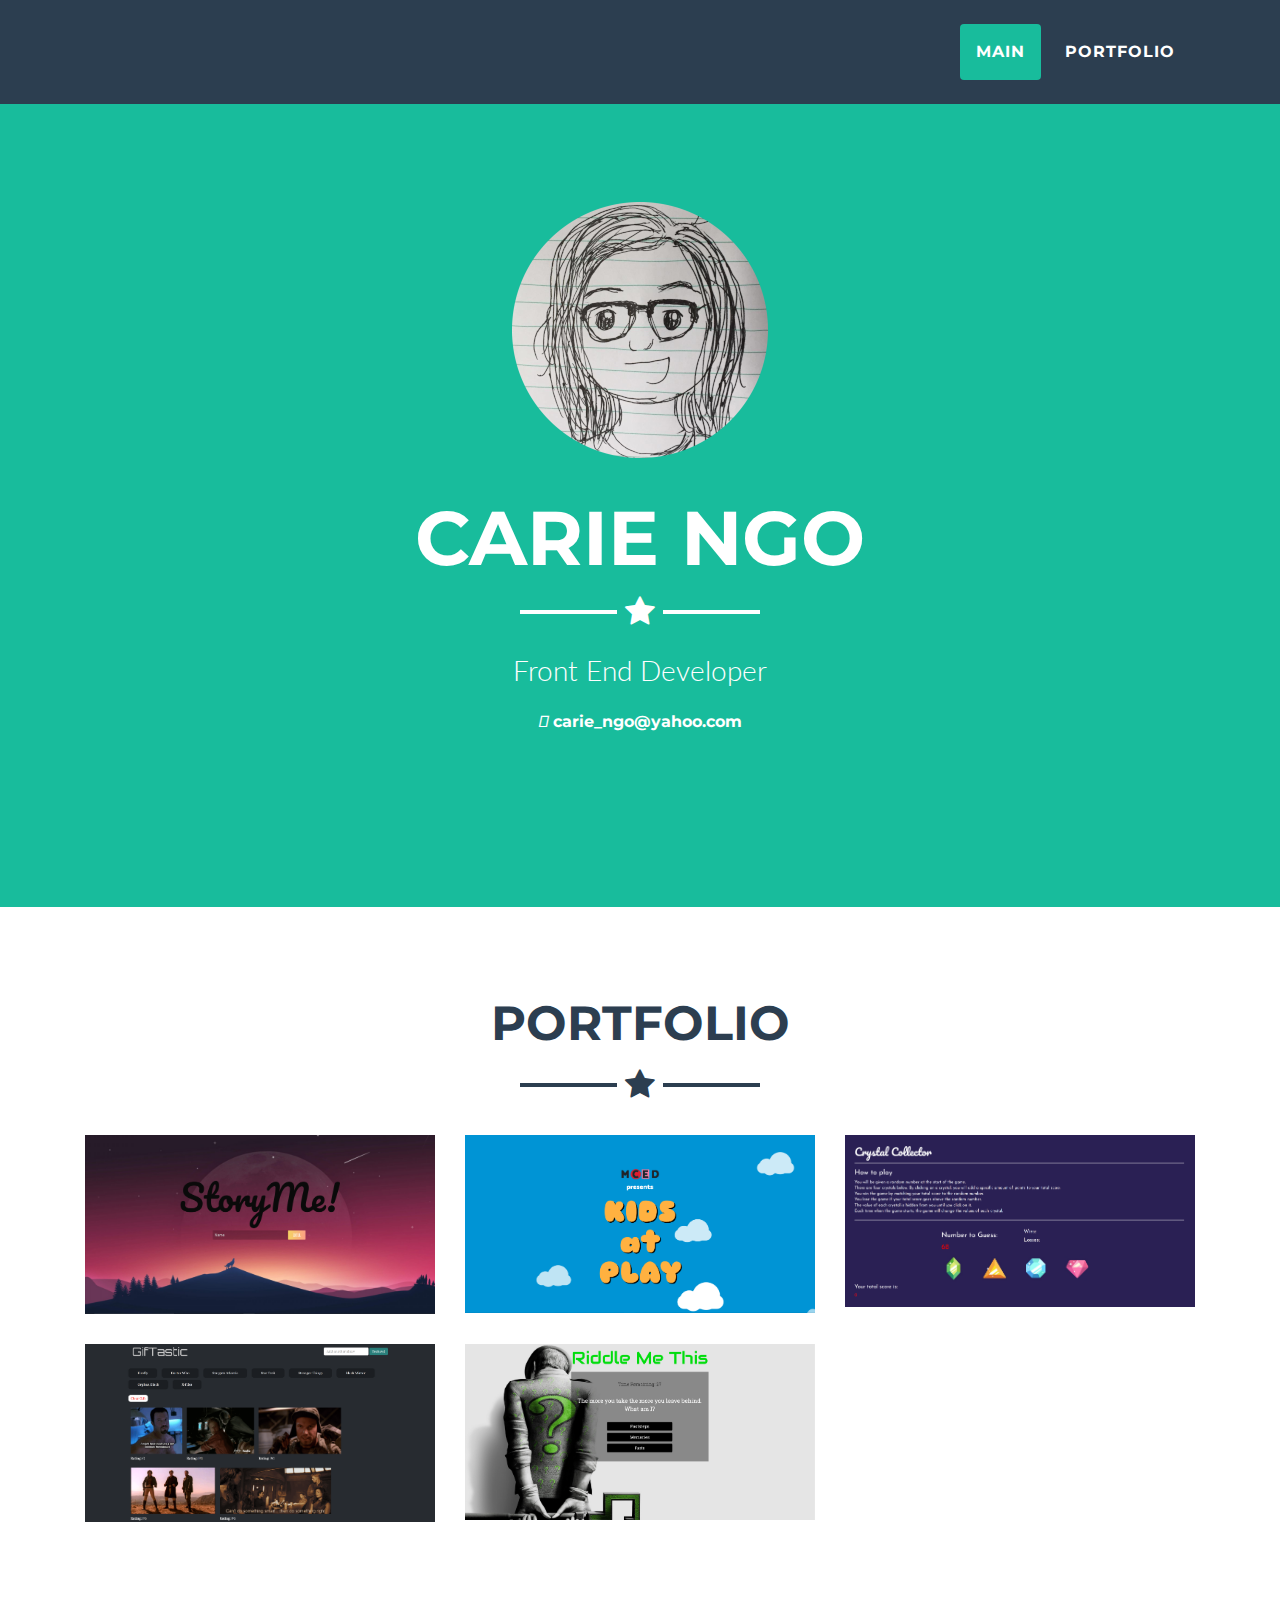
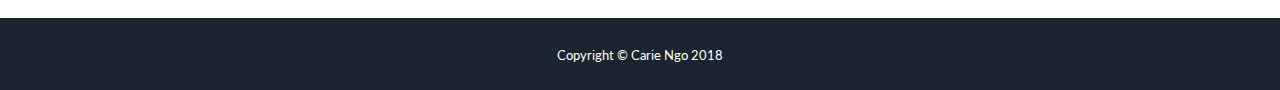
<file: index.html>
<!DOCTYPE html>
<html lang="en">

  <head>

    <meta charset="utf-8">
    <meta name="viewport" content="width=device-width, initial-scale=1, shrink-to-fit=no">
    <meta name="description" content="">
    <meta name="author" content="">

    <title>Carie Ngo</title>

    <!-- Bootstrap core CSS -->
    <link href="vendor/bootstrap/css/bootstrap.min.css" rel="stylesheet">

    <!-- Custom fonts for this template -->
    <link href="vendor/font-awesome/css/font-awesome.min.css" rel="stylesheet" type="text/css">
    <link rel="stylesheet" href="https://use.fontawesome.com/releases/v5.2.0/css/all.css" integrity="sha384-hWVjflwFxL6sNzntih27bfxkr27PmbbK/iSvJ+a4+0owXq79v+lsFkW54bOGbiDQ" crossorigin="anonymous">
    <link href="https://fonts.googleapis.com/css?family=Montserrat:400,700" rel="stylesheet" type="text/css">
    <link href="https://fonts.googleapis.com/css?family=Lato:400,700,400italic,700italic" rel="stylesheet" type="text/css">

    <!-- Plugin CSS -->
    <link href="vendor/magnific-popup/magnific-popup.css" rel="stylesheet" type="text/css">

    <!-- Custom styles for this template -->
    <link href="css/freelancer.min.css" rel="stylesheet">

  </head>

  <body id="page-top">

    <!-- Navigation -->
    <nav class="navbar navbar-expand-lg bg-secondary fixed-top text-uppercase" id="mainNav">
      <div class="container">
<!--         <a class="navbar-brand js-scroll-trigger" href="#page-top">Start Bootstrap</a>
        <button class="navbar-toggler navbar-toggler-right text-uppercase bg-primary text-white rounded" type="button" data-toggle="collapse" data-target="#navbarResponsive" aria-controls="navbarResponsive" aria-expanded="false" aria-label="Toggle navigation">
          Menu
          <i class="fa fa-bars"></i>
        </button> -->
        <div class="collapse navbar-collapse" id="navbarResponsive">
          <ul class="navbar-nav ml-auto">
            <li class="nav-item mx-0 mx-lg-1">
              <a class="nav-link py-3 px-0 px-lg-3 rounded js-scroll-trigger" href="#main">Main</a>
            </li>
            <li class="nav-item mx-0 mx-lg-1">
              <a class="nav-link py-3 px-0 px-lg-3 rounded js-scroll-trigger" href="#portfolio">Portfolio</a>
            </li>
          </ul>
        </div>
      </div>
    </nav>

    <!-- Header -->
    <header class="masthead bg-primary text-white text-center" id="main">
      <div class="container">
        <img class="img-fluid mb-5 d-block mx-auto" src="img/sketch-me.png" alt="">
        <h1 class="text-uppercase mb-0">Carie Ngo</h1>
        <hr class="star-light">
        <h2 class="font-weight-light mb-0">Front End Developer</h2>
        <br>
        <h6><i class="fas fa-envelope"></i><span> </span>carie_ngo@yahoo.com</h6>
        <a class="contact-icon" href="https://www.linkedin.com/in/carie-ngo/" target="_blank"><i class="fab fa-linkedin fa-3x"></i></a>
        <a class="contact-icon" href="https://github.com/Moogieee" target="_blank"><i class="fab fa-github-square fa-3x"></i></a>
      </div>
    </header>

    <!-- Portfolio Grid Section -->
    <section class="portfolio" id="portfolio">
      <div class="container">
        <h2 class="text-center text-uppercase text-secondary mb-0">Portfolio</h2>
        <hr class="star-dark mb-5">
        <div class="row">
          <div class="col-md-6 col-lg-4">
            <a class="portfolio-item d-block mx-auto" href="#portfolio-modal-1">
              <div class="portfolio-item-caption d-flex position-absolute h-100 w-100">
                <div class="portfolio-item-caption-content my-auto w-100 text-center text-white">
                  <i class="fa fa-search-plus fa-3x"></i>
                </div>
              </div>
              <img class="img-fluid" src="img/portfolio/storyme.png" alt="">
            </a>
          </div>
          <div class="col-md-6 col-lg-4">
            <a class="portfolio-item d-block mx-auto" href="#portfolio-modal-2">
              <div class="portfolio-item-caption d-flex position-absolute h-100 w-100">
                <div class="portfolio-item-caption-content my-auto w-100 text-center text-white">
                  <i class="fa fa-search-plus fa-3x"></i>
                </div>
              </div>
              <img class="img-fluid" src="img/portfolio/KAP.png" alt="">
            </a>
          </div>
          <div class="col-md-6 col-lg-4">
            <a class="portfolio-item d-block mx-auto" href="#portfolio-modal-3">
              <div class="portfolio-item-caption d-flex position-absolute h-100 w-100">
                <div class="portfolio-item-caption-content my-auto w-100 text-center text-white">
                  <i class="fa fa-search-plus fa-3x"></i>
                </div>
              </div>
              <img class="img-fluid" src="img/portfolio/crystalcollector.png" alt="">
            </a>
          </div>
          <div class="col-md-6 col-lg-4">
            <a class="portfolio-item d-block mx-auto" href="#portfolio-modal-4">
              <div class="portfolio-item-caption d-flex position-absolute h-100 w-100">
                <div class="portfolio-item-caption-content my-auto w-100 text-center text-white">
                  <i class="fa fa-search-plus fa-3x"></i>
                </div>
              </div>
              <img class="img-fluid" src="img/portfolio/giftastic.png" alt="">
            </a>
          </div>
          <div class="col-md-6 col-lg-4">
            <a class="portfolio-item d-block mx-auto" href="#portfolio-modal-5">
              <div class="portfolio-item-caption d-flex position-absolute h-100 w-100">
                <div class="portfolio-item-caption-content my-auto w-100 text-center text-white">
                  <i class="fa fa-search-plus fa-3x"></i>
                </div>
              </div>
              <img class="img-fluid" src="img/portfolio/trivia.png" alt="">
            </a>
          </div>
          <!-- <div class="col-md-6 col-lg-4">
            <a class="portfolio-item d-block mx-auto" href="#portfolio-modal-6">
              <div class="portfolio-item-caption d-flex position-absolute h-100 w-100">
                <div class="portfolio-item-caption-content my-auto w-100 text-center text-white">
                  <i class="fa fa-search-plus fa-3x"></i>
                </div>
              </div>
              <img class="img-fluid" src="img/portfolio/submarine.png" alt="">
            </a>
          </div> -->
        </div>
      </div>
    </section>


    <div class="copyright py-4 text-center text-white">
      <div class="container">
        <small>Copyright &copy; Carie Ngo 2018</small>
      </div>
    </div>

    <!-- Scroll to Top Button (Only visible on small and extra-small screen sizes) -->
    <div class="scroll-to-top d-lg-none position-fixed ">
      <a class="js-scroll-trigger d-block text-center text-white rounded" href="#page-top">
        <i class="fa fa-chevron-up"></i>
      </a>
    </div>

    <!-- Portfolio Modals -->

    <!-- Portfolio Modal 1 -->
    <div class="portfolio-modal mfp-hide" id="portfolio-modal-1">
      <div class="portfolio-modal-dialog bg-white">
        <a class="close-button d-none d-md-block portfolio-modal-dismiss" href="#">
          <i class="fa fa-3x fa-times"></i>
        </a>
        <div class="container text-center">
          <div class="row">
            <div class="col-lg-8 mx-auto">
              <h2 class="text-secondary text-uppercase mb-0">Story Me</h2>
              <hr class="star-dark mb-5">
              <img class="img-fluid mb-5" src="img/portfolio/storyme.png" alt="">
              <p class="mb-5">
                HTML &emsp; CSS &emsp; Foundation <br> jQuery &emsp; Firebase &emsp; Sentiment Analysis API &emsp; <br> Adorable Avatars API &emsp; Emoji API &emsp; Google Text-to-Speech API
              </p>
              <a class="btn btn-primary btn-lg rounded-pill" href="https://moogieee.github.io/StoryMe/" target="_blank">View Project</a>
              <a class="btn btn-primary btn-lg rounded-pill portfolio-modal-dismiss" href="#">
                <i class="fa fa-close"></i>
                Close Project</a>
            </div>
          </div>
        </div>
      </div>
    </div>

    <!-- Portfolio Modal 2 -->
    <div class="portfolio-modal mfp-hide" id="portfolio-modal-2">
      <div class="portfolio-modal-dialog bg-white">
        <a class="close-button d-none d-md-block portfolio-modal-dismiss" href="#">
          <i class="fa fa-3x fa-times"></i>
        </a>
        <div class="container text-center">
          <div class="row">
            <div class="col-lg-8 mx-auto">
              <h2 class="text-secondary text-uppercase mb-0">Kids At Play</h2>
              <hr class="star-dark mb-5">
              <img class="img-fluid mb-5" src="img/portfolio/KAP.png" alt="">
              <p class="mb-5">
                  reactstrap &emsp; CSS &emsp; react.js <br> &emsp; Flexbox &emsp; Javascript &emsp; mongoDB
              </p>
              <a class="btn btn-primary btn-lg rounded-pill" href="https://boiling-everglades-26777.herokuapp.com/" target="_blank">View Project</a>
              <a class="btn btn-primary btn-lg rounded-pill portfolio-modal-dismiss" href="#">
                <i class="fa fa-close"></i>
                Close Project</a>
            </div>
          </div>
        </div>
      </div>
    </div>

    <!-- Portfolio Modal 3 -->
    <div class="portfolio-modal mfp-hide" id="portfolio-modal-3">
      <div class="portfolio-modal-dialog bg-white">
        <a class="close-button d-none d-md-block portfolio-modal-dismiss" href="#">
          <i class="fa fa-3x fa-times"></i>
        </a>
        <div class="container text-center">
          <div class="row">
            <div class="col-lg-8 mx-auto">
              <h2 class="text-secondary text-uppercase mb-0">Crystal Collector</h2>
              <hr class="star-dark mb-5">
              <img class="img-fluid mb-5" src="img/portfolio/crystalcollector.png" alt="">
              <p class="mb-5">
                HTML &emsp; CSS &emsp; jQuery <br> &emsp; Bootstrap
              </p>
              <a class="btn btn-primary btn-lg rounded-pill" href="https://moogieee.github.io/Crystal-Game/" target="_blank">View Project</a>
              <a class="btn btn-primary btn-lg rounded-pill portfolio-modal-dismiss" href="#">
                <i class="fa fa-close"></i>
                Close Project</a>
            </div>
          </div>
        </div>
      </div>
    </div>

    <!-- Portfolio Modal 4 -->
    <div class="portfolio-modal mfp-hide" id="portfolio-modal-4">
      <div class="portfolio-modal-dialog bg-white">
        <a class="close-button d-none d-md-block portfolio-modal-dismiss" href="#">
          <i class="fa fa-3x fa-times"></i>
        </a>
        <div class="container text-center">
          <div class="row">
            <div class="col-lg-8 mx-auto">
              <h2 class="text-secondary text-uppercase mb-0">giftastic</h2>
              <hr class="star-dark mb-5">
              <img class="img-fluid mb-5" src="img/portfolio/giftastic.png" alt="">
              <p class="mb-5">
                HTML &emsp; CSS &emsp; jQuery <br> Bootstrap &emsp; GIPHY API
              </p>
              <a class="btn btn-primary btn-lg rounded-pill" href="https://moogieee.github.io/GifTastic/" target="_blank">View Project</a>
              <a class="btn btn-primary btn-lg rounded-pill portfolio-modal-dismiss" href="#">
                <i class="fa fa-close"></i>
                Close Project</a>
            </div>
          </div>
        </div>
      </div>
    </div>

    <!-- Portfolio Modal 5 -->
    <div class="portfolio-modal mfp-hide" id="portfolio-modal-5">
      <div class="portfolio-modal-dialog bg-white">
        <a class="close-button d-none d-md-block portfolio-modal-dismiss" href="#">
          <i class="fa fa-3x fa-times"></i>
        </a>
        <div class="container text-center">
          <div class="row">
            <div class="col-lg-8 mx-auto">
              <h2 class="text-secondary text-uppercase mb-0">Riddle Me This</h2>
              <hr class="star-dark mb-5">
              <img class="img-fluid mb-5" src="img/portfolio/trivia.png" alt="">
              <p class="mb-5">
                HTML &emsp; CSS &emsp; Bootstrap &emsp; jQuery
              </p>
              <a class="btn btn-primary btn-lg rounded-pill" href="https://moogieee.github.io/TriviaGame/" target="_blank">View Project</a>
              <a class="btn btn-primary btn-lg rounded-pill portfolio-modal-dismiss" href="#">
                <i class="fa fa-close"></i>
                Close Project</a>
            </div>
          </div>
        </div>
      </div>
    </div>

    <!-- Portfolio Modal 6 -->
<!--     <div class="portfolio-modal mfp-hide" id="portfolio-modal-6">
      <div class="portfolio-modal-dialog bg-white">
        <a class="close-button d-none d-md-block portfolio-modal-dismiss" href="#">
          <i class="fa fa-3x fa-times"></i>
        </a>
        <div class="container text-center">
          <div class="row">
            <div class="col-lg-8 mx-auto">
              <h2 class="text-secondary text-uppercase mb-0">Project Name</h2>
              <hr class="star-dark mb-5">
              <img class="img-fluid mb-5" src="img/portfolio/submarine.png" alt="">
              <p class="mb-5">Lorem ipsum dolor sit amet, consectetur adipisicing elit. Mollitia neque assumenda ipsam nihil, molestias magnam, recusandae quos quis inventore quisquam velit asperiores, vitae? Reprehenderit soluta, eos quod consequuntur itaque. Nam.</p>
              <a class="btn btn-primary btn-lg rounded-pill portfolio-modal-dismiss" href="#">View Project</a>
              <a class="btn btn-primary btn-lg rounded-pill portfolio-modal-dismiss" href="#">
                <i class="fa fa-close"></i>
                Close Project</a>
            </div>
          </div>
        </div>
      </div>
    </div> -->

    <!-- Bootstrap core JavaScript -->
    <script src="vendor/jquery/jquery.min.js"></script>
    <script src="vendor/bootstrap/js/bootstrap.bundle.min.js"></script>

    <!-- Plugin JavaScript -->
    <script src="vendor/jquery-easing/jquery.easing.min.js"></script>
    <script src="vendor/magnific-popup/jquery.magnific-popup.min.js"></script>

    <!-- Contact Form JavaScript -->
    <script src="js/jqBootstrapValidation.js"></script>
    <script src="js/contact_me.js"></script>

    <!-- Custom scripts for this template -->
    <script src="js/freelancer.min.js"></script>

  </body>

</html>
</file>
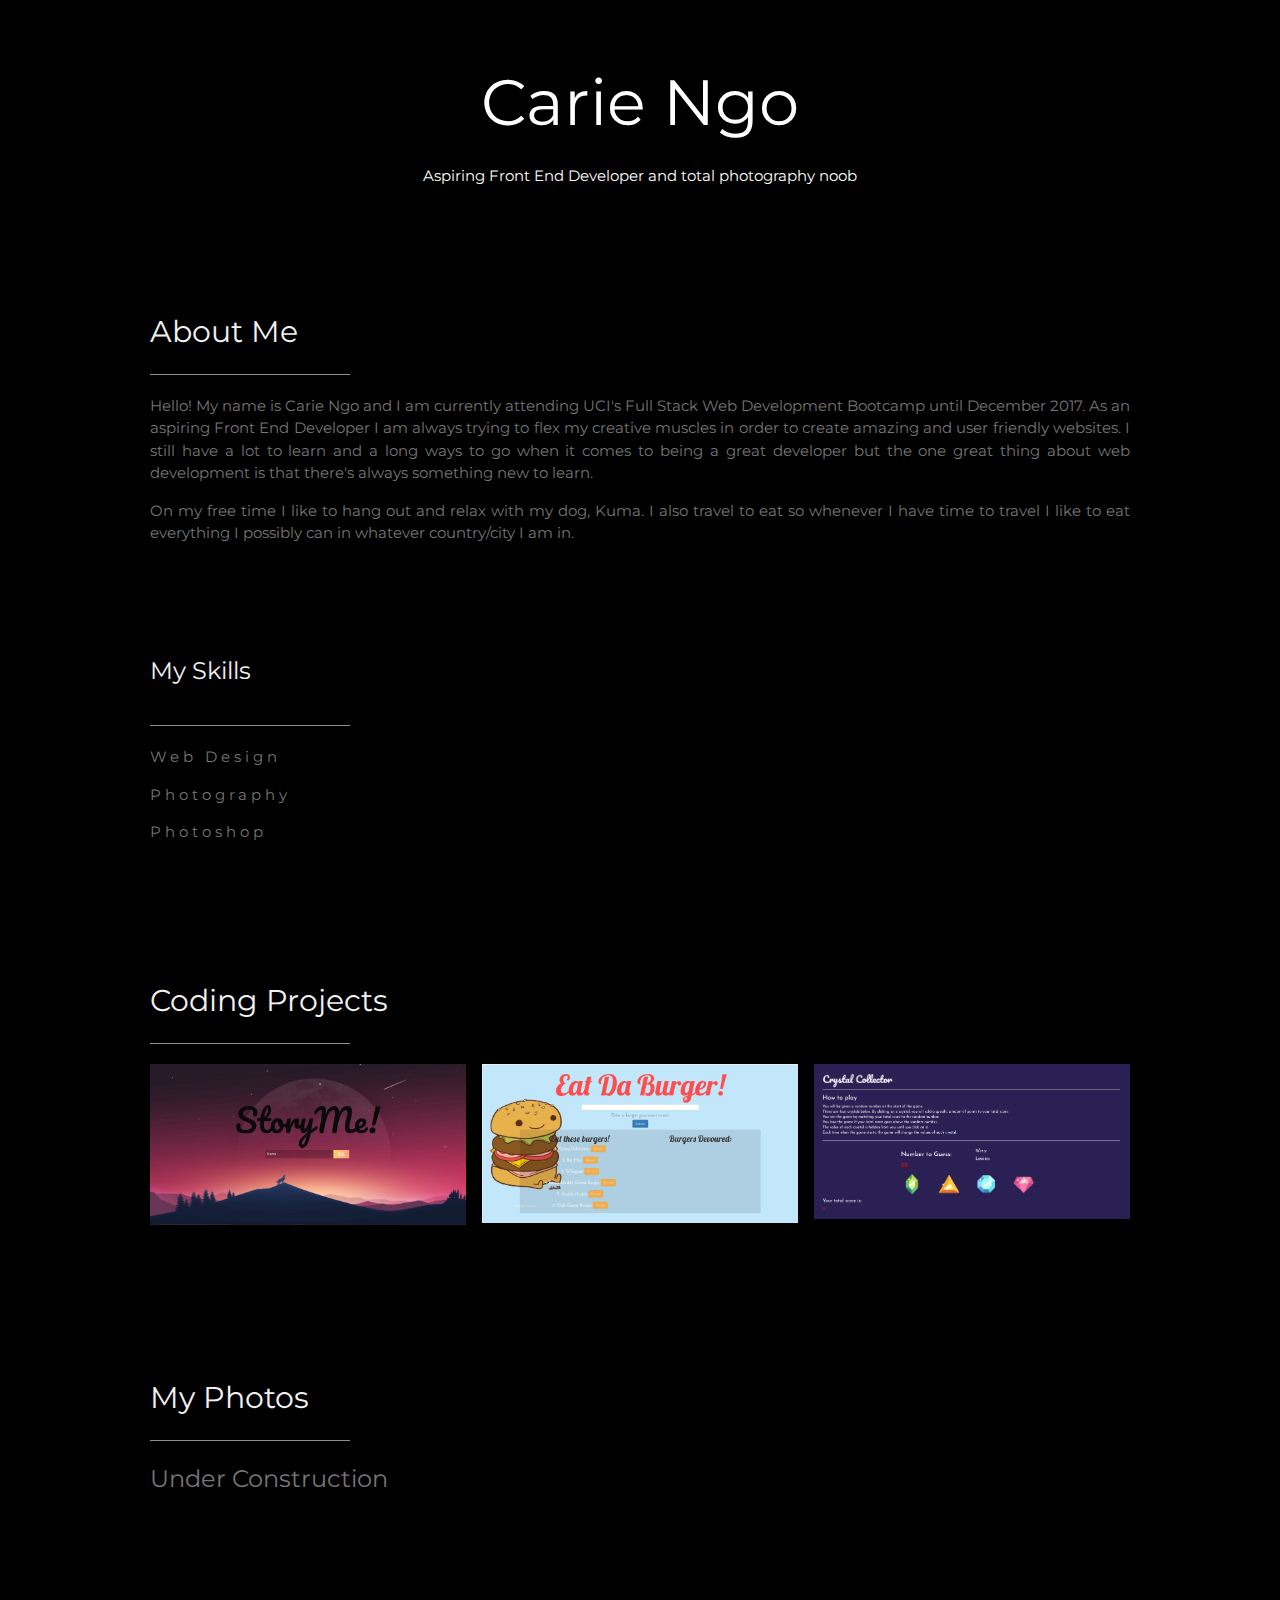
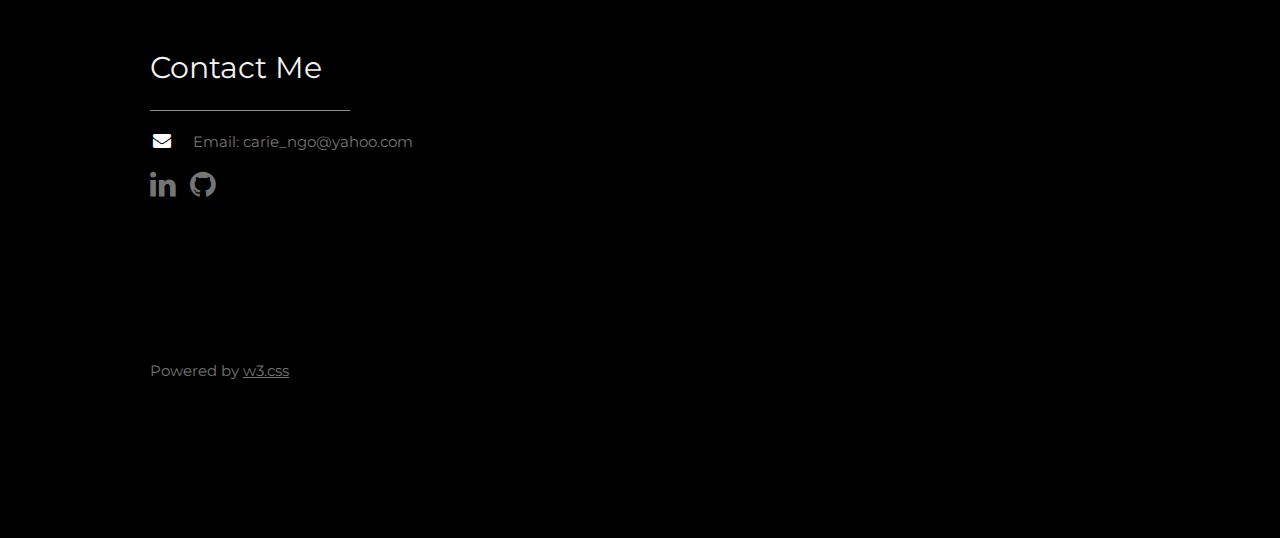
<file: portfolio.html>
<!DOCTYPE html>
<html>
<title>Carie Ngo</title>
<meta charset="UTF-8">
<meta name="viewport" content="width=device-width, initial-scale=1">
<link rel="stylesheet" href="https://www.w3schools.com/w3css/4/w3.css">
<link rel="stylesheet" href="https://fonts.googleapis.com/css?family=Montserrat">
<link rel="stylesheet" href="https://cdnjs.cloudflare.com/ajax/libs/font-awesome/4.7.0/css/font-awesome.min.css">
<style>
body, h1,h2,h3,h4,h5,h6 {font-family: "Montserrat", sans-serif}
.w3-row-padding img {margin-bottom: 12px}

/* Remove margins from "page content" on small screens */
@media only screen and (max-width: 600px) {#main {margin-left: 0}}
</style>
<body class="w3-black">

<!-- Page Content -->
<div class="w3-padding-large" id="main">
  <!-- Header/Home -->
  <header class="w3-container w3-padding-32 w3-center w3-black" id="home">
    <h1 class="w3-jumbo"><span class="w3-hide-small"></span> Carie Ngo</h1>
    <p>Aspiring Front End Developer and total photography noob</p>
  </header>

  <!-- About Section -->
  <div class="w3-content w3-justify w3-text-grey w3-padding-64" id="about">
    <h2 class="w3-text-light-grey">About Me</h2>
    <hr style="width:200px" class="w3-opacity">
    <p>Hello! My name is Carie Ngo and I am currently attending UCI's Full Stack Web Development Bootcamp until December 2017. As an aspiring Front End Developer I am always trying to flex my creative muscles in order to create amazing and user friendly websites. I still have a lot to learn and a long ways to go when it comes to being a great developer but the one great thing about web development is that there's always something new to learn. 
    </p>
    <p>On my free time I like to hang out and relax with my dog, Kuma. I also travel to eat so whenever I have time to travel I like to eat everything I possibly can in whatever country/city I am in. 
    </p>
    
    <br><br><br>
    
    <!-- Skills Section -->
    <h3 class="w3-padding-16 w3-text-light-grey">My Skills</h3>
    <hr style="width:200px" class="w3-opacity">
    <p class="w3-wide">Web Design</p>
    <p class="w3-wide">Photography</p>
    <p class="w3-wide">Photoshop</p>
    
	<br><br>
    
 <!-- Portfolio Section -->
  <div class="w3-padding-64 w3-content" id="photos">
    <h2 class="w3-text-light-grey">Coding Projects</h2>
    <hr style="width:200px" class="w3-opacity">

    <!-- Grid for photos -->
    <div class="w3-row-padding" style="margin:0 -16px">
      <div class="w3-third">
        <a href="https://moogieee.github.io/StoryMe/"><img src="storyme.png" style="width:100%"></a>
      </div>

      <div class="w3-third">
        <a href="https://burger5.herokuapp.com/index"><img src="eatdaburger.png" style="width:100%"></a>
      </div>

      <div class="w3-third">
        <a href="https://moogieee.github.io/Crystal-Game/"><img src="crystalcollector.png" style="width:100%"></a>
      </div>
    <!-- End photo grid -->
    </div>
  <!-- End Portfolio Section -->
  </div>


  <!-- Photography Section -->
  <div class="w3-padding-64 w3-content" id="photos">
    <h2 class="w3-text-light-grey">My Photos</h2>
    <hr style="width:200px" class="w3-opacity">
    <h3> Under Construction </h3>
  <!-- End Portfolio Section -->
  </div>

  <!-- Contact Section -->
  <div class="w3-padding-64 w3-content w3-text-grey" id="contact">
    <h2 class="w3-text-light-grey">Contact Me</h2>
    <hr style="width:200px" class="w3-opacity">

    <div class="w3-section">
      <p><i class="fa fa-envelope fa-fw w3-text-white w3-large w3-margin-right"> </i> Email: carie_ngo@yahoo.com</p>
      <a href="https://www.linkedin.com/in/carie-ngo-87088a13a/" style="margin-right: 10px"><i class="fa fa-linkedin fa-2x w3-hover-opacity"></i></a>
      <a href="https://github.com/Moogieee"><i class="fa fa-github fa-2x w3-hover-opacity"></i></a>
    </div>
  </div>
  
    <!-- Footer -->
  <footer class="w3-content w3-padding-64 w3-text-grey w3-xlarge">
    <p class="w3-medium">Powered by <a href="https://www.w3schools.com/w3css/default.asp" target="_blank" class="w3-hover-text-green">w3.css</a></p>
  <!-- End footer -->
  </footer>

<!-- END PAGE CONTENT -->
</div>

</body>
</html>
</file>
<file: css/freelancer.min.css>
body{font-family:Lato}h1,h2,h3,h4,h5,h6{font-weight:700;font-family:Montserrat}hr.star-dark,hr.star-light{max-width:15rem;padding:0;text-align:center;border:none;border-top:solid .25rem;margin-top:2.5rem;margin-bottom:2.5rem;margin-left:auto;margin-right:auto}hr.star-dark:after,hr.star-light:after{position:relative;top:-.8em;display:inline-block;padding:0 .25em;content:'\f005';font-family:FontAwesome;font-size:2em}hr.star-light{border-color:#fff}hr.star-light:after{color:#fff;background-color:#18bc9c}hr.star-dark{border-color:#2c3e50}hr.star-dark:after{color:#2c3e50;background-color:#fff}section{padding:6rem 0}section h2{font-size:2.25rem;line-height:2rem}@media (min-width:992px){section h2{font-size:3rem;line-height:2.5rem}}.btn-xl{padding:1rem 1.75rem;font-size:1.25rem}.btn-social{width:3.25rem;height:3.25rem;font-size:1.25rem;line-height:2rem}.scroll-to-top{z-index:1042;right:1rem;bottom:1rem;display:none}.scroll-to-top a{width:3.5rem;height:3.5rem;background-color:rgba(33,37,41,.5);line-height:3.1rem}#mainNav{padding-top:1rem;padding-bottom:1rem;font-weight:700;font-family:Montserrat}#mainNav .navbar-brand{color:#fff}#mainNav .navbar-nav{margin-top:1rem;letter-spacing:.0625rem}#mainNav .navbar-nav li.nav-item a.nav-link{color:#fff}#mainNav .navbar-nav li.nav-item a.nav-link:hover{color:#18bc9c}#mainNav .navbar-nav li.nav-item a.nav-link:active,#mainNav .navbar-nav li.nav-item a.nav-link:focus{color:#fff}#mainNav .navbar-nav li.nav-item a.nav-link.active{color:#18bc9c}#mainNav .navbar-toggler{font-size:80%;padding:.8rem}@media (min-width:992px){#mainNav{padding-top:1.5rem;padding-bottom:1.5rem;-webkit-transition:padding-top .3s,padding-bottom .3s;-moz-transition:padding-top .3s,padding-bottom .3s;transition:padding-top .3s,padding-bottom .3s}#mainNav .navbar-brand{font-size:2em;-webkit-transition:font-size .3s;-moz-transition:font-size .3s;transition:font-size .3s}#mainNav .navbar-nav{margin-top:0}#mainNav .navbar-nav>li.nav-item>a.nav-link.active{color:#fff;background:#18bc9c}#mainNav .navbar-nav>li.nav-item>a.nav-link.active:active,#mainNav .navbar-nav>li.nav-item>a.nav-link.active:focus,#mainNav .navbar-nav>li.nav-item>a.nav-link.active:hover{color:#fff;background:#18bc9c}#mainNav.navbar-shrink{padding-top:.5rem;padding-bottom:.5rem}#mainNav.navbar-shrink .navbar-brand{font-size:1.5em}}header.masthead{padding-top:calc(6rem + 72px);padding-bottom:6rem}header.masthead h1{font-size:3rem;line-height:3rem}header.masthead h2{font-size:1.3rem;font-family:Lato}@media (min-width:992px){header.masthead{padding-top:calc(6rem + 106px);padding-bottom:6rem}header.masthead h1{font-size:4.75em;line-height:4rem}header.masthead h2{font-size:1.75em}}.portfolio{margin-bottom:-15px}.portfolio .portfolio-item{position:relative;display:block;max-width:25rem;margin-bottom:15px}.portfolio .portfolio-item .portfolio-item-caption{-webkit-transition:all ease .5s;-moz-transition:all ease .5s;transition:all ease .5s;opacity:0;background-color:rgba(24,188,156,.9)}.portfolio .portfolio-item .portfolio-item-caption:hover{opacity:1}.portfolio .portfolio-item .portfolio-item-caption .portfolio-item-caption-content{font-size:1.5rem}@media (min-width:576px){.portfolio{margin-bottom:-30px}.portfolio .portfolio-item{margin-bottom:30px}}.portfolio-modal .portfolio-modal-dialog{padding:3rem 1rem;min-height:calc(100vh - 2rem);margin:1rem calc(1rem - 8px);position:relative;z-index:2;-moz-box-shadow:0 0 3rem 1rem rgba(0,0,0,.5);-webkit-box-shadow:0 0 3rem 1rem rgba(0,0,0,.5);box-shadow:0 0 3rem 1rem rgba(0,0,0,.5)}.portfolio-modal .portfolio-modal-dialog .close-button{position:absolute;top:2rem;right:2rem}.portfolio-modal .portfolio-modal-dialog .close-button i{line-height:38px}.portfolio-modal .portfolio-modal-dialog h2{font-size:2rem}@media (min-width:768px){.portfolio-modal .portfolio-modal-dialog{min-height:100vh;padding:5rem;margin:3rem calc(3rem - 8px)}.portfolio-modal .portfolio-modal-dialog h2{font-size:3rem}}.floating-label-form-group{position:relative;border-bottom:1px solid #e9ecef}.floating-label-form-group input,.floating-label-form-group textarea{font-size:1.5em;position:relative;z-index:1;padding-right:0;padding-left:0;resize:none;border:none;border-radius:0;background:0 0;box-shadow:none!important}.floating-label-form-group label{font-size:.85em;line-height:1.764705882em;position:relative;z-index:0;top:2em;display:block;margin:0;-webkit-transition:top .3s ease,opacity .3s ease;-moz-transition:top .3s ease,opacity .3s ease;-ms-transition:top .3s ease,opacity .3s ease;transition:top .3s ease,opacity .3s ease;vertical-align:middle;vertical-align:baseline;opacity:0}.floating-label-form-group:not(:first-child){padding-left:14px;border-left:1px solid #e9ecef}.floating-label-form-group-with-value label{top:0;opacity:1}.floating-label-form-group-with-focus label{color:#18bc9c}form .row:first-child .floating-label-form-group{border-top:1px solid #e9ecef}.footer{padding-top:5rem;padding-bottom:5rem;background-color:#2c3e50;color:#fff}.copyright{background-color:#1a252f}a{color:#18bc9c}a:active,a:focus,a:hover{color:#128f76}.btn{border-width:2px}.bg-primary{background-color:#18bc9c!important}.bg-secondary{background-color:#2c3e50!important}.text-primary{color:#18bc9c!important}.text-secondary{color:#2c3e50!important}.btn-primary{background-color:#18bc9c;border-color:#18bc9c}.btn-primary:active,.btn-primary:focus,.btn-primary:hover{background-color:#128f76;border-color:#128f76}.btn-secondary{background-color:#2c3e50;border-color:#2c3e50}.btn-secondary:active,.btn-secondary:focus,.btn-secondary:hover{background-color:#1a252f;border-color:#1a252f}
</file>
